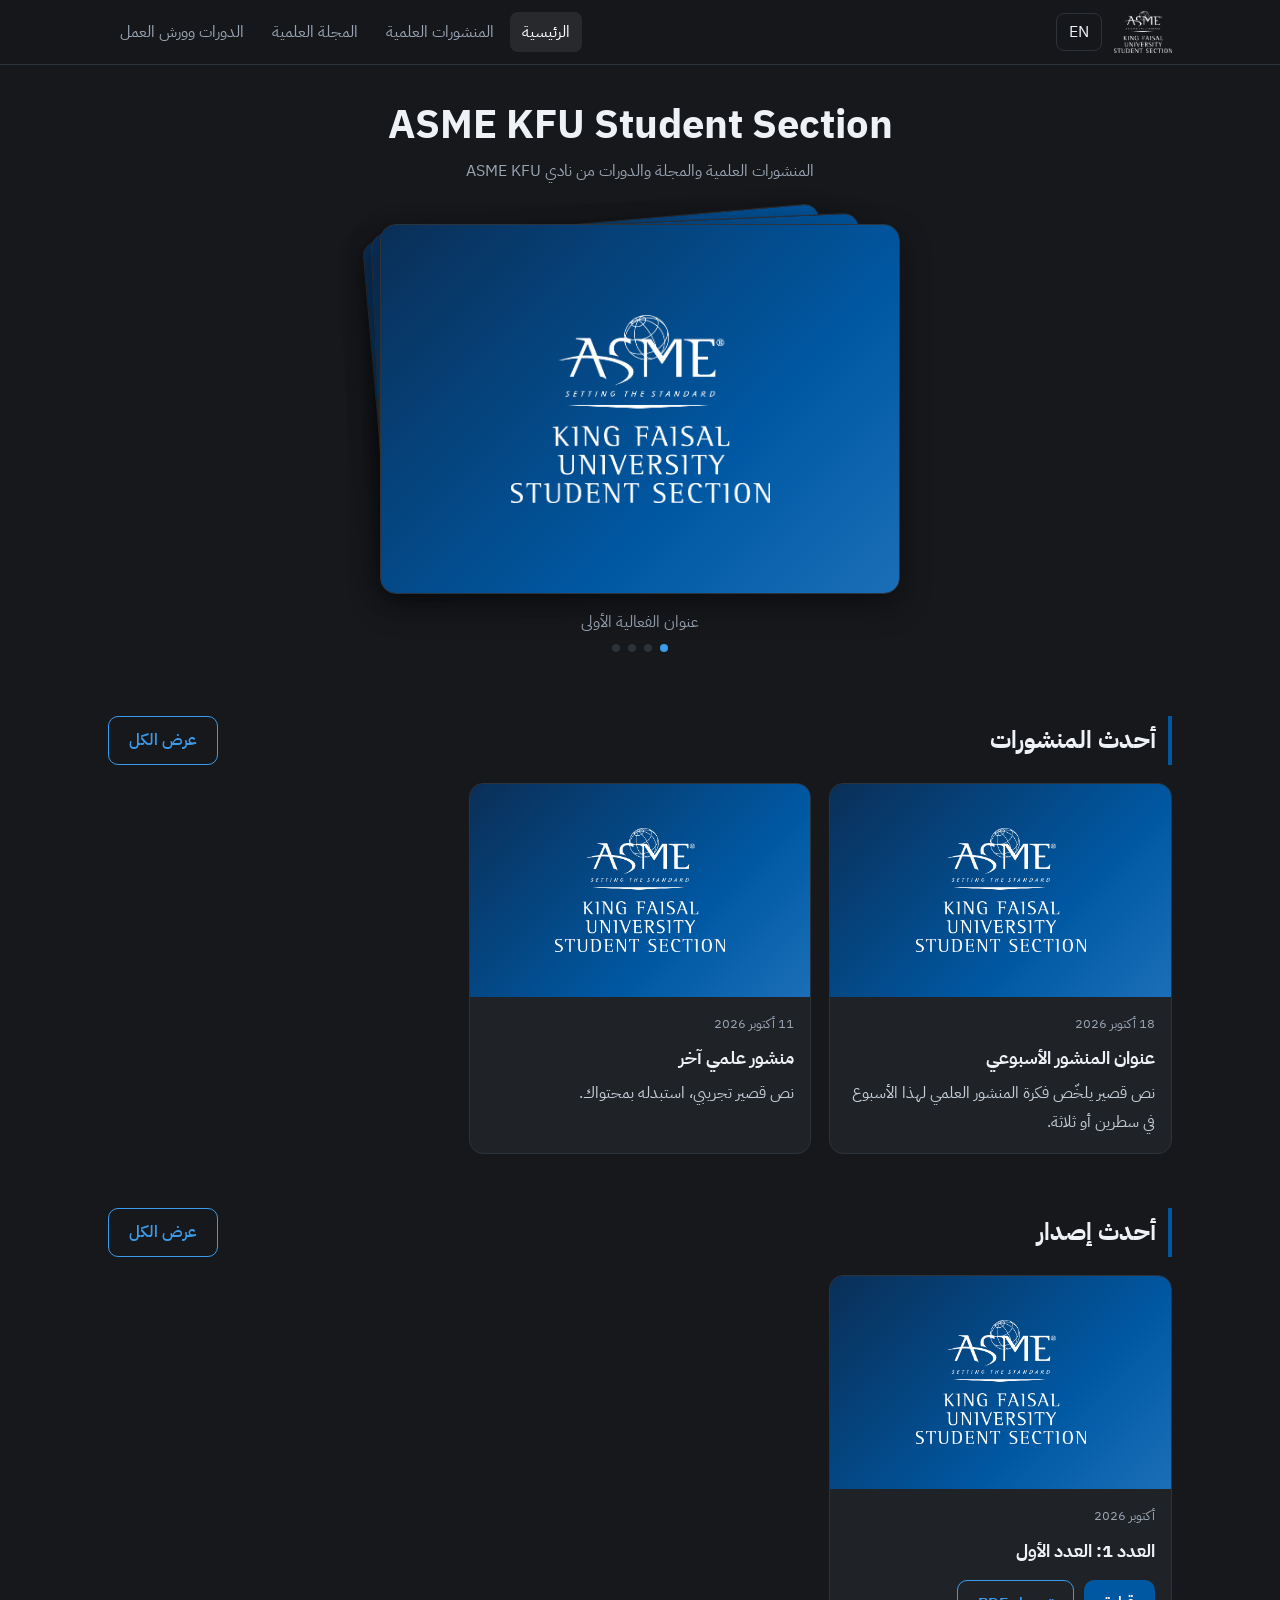
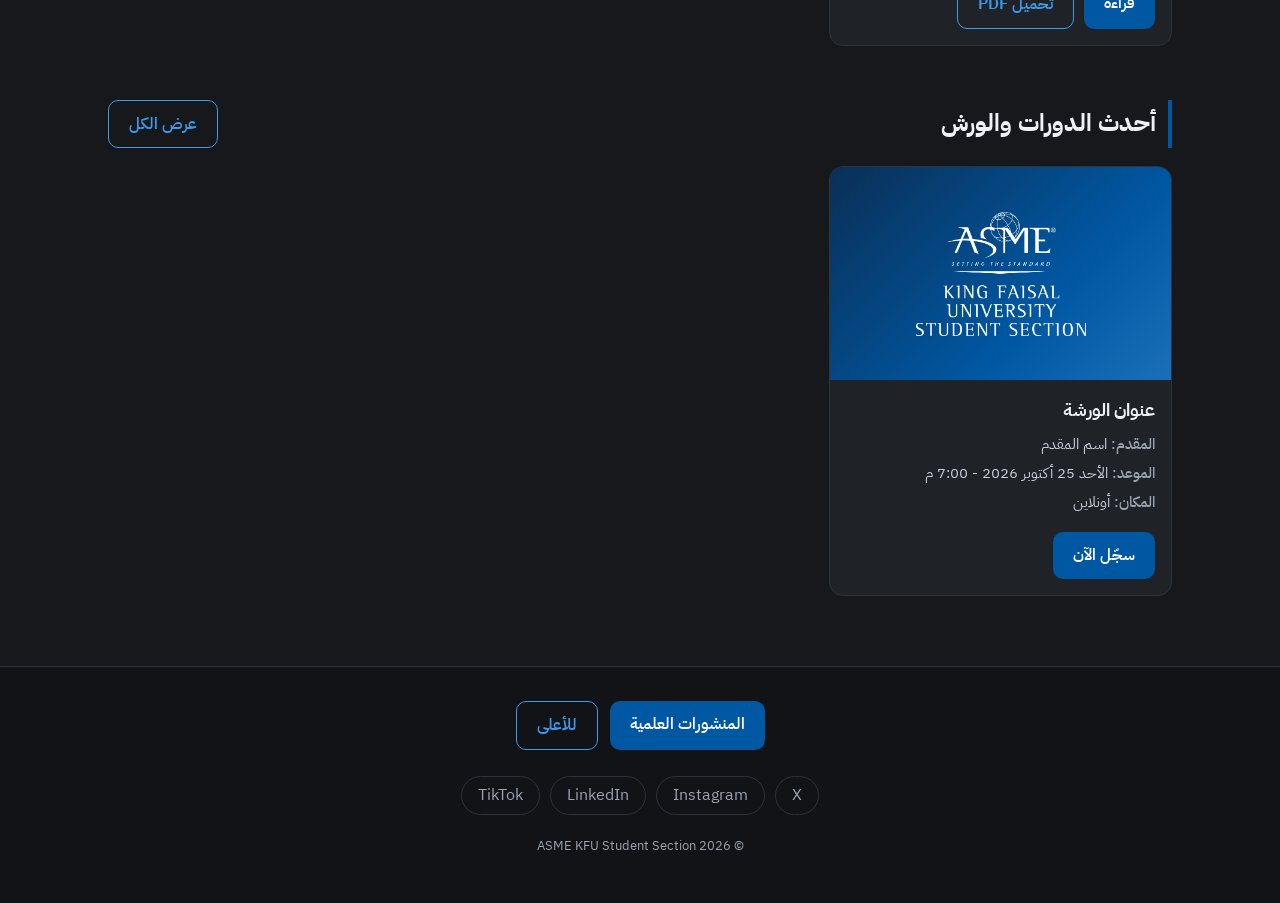
<file: index.html>
<!DOCTYPE html>
<html lang="ar" dir="rtl">
<head>
<meta charset="utf-8">
<meta name="viewport" content="width=device-width,initial-scale=1">
<title>الرئيسية | ASME KFU Student Section</title>
<meta name="description" content="ASME KFU Student Section - King Faisal University">
<meta property="og:title" content="ASME KFU Student Section">
<meta property="og:image" content="https://asmekfu.com/assets/logo-blue.png">
<meta name="theme-color" content="#16181c">
<link rel="icon" href="assets/logo-blue.png">
<link rel="stylesheet" href="css/style.css">
</head>
<body data-p="home">
<header></header>
<main class="w" id="m"></main>
<footer></footer>
<script src="js/data.js"></script>
<script src="js/main.js"></script>
</body>
</html>
</file>
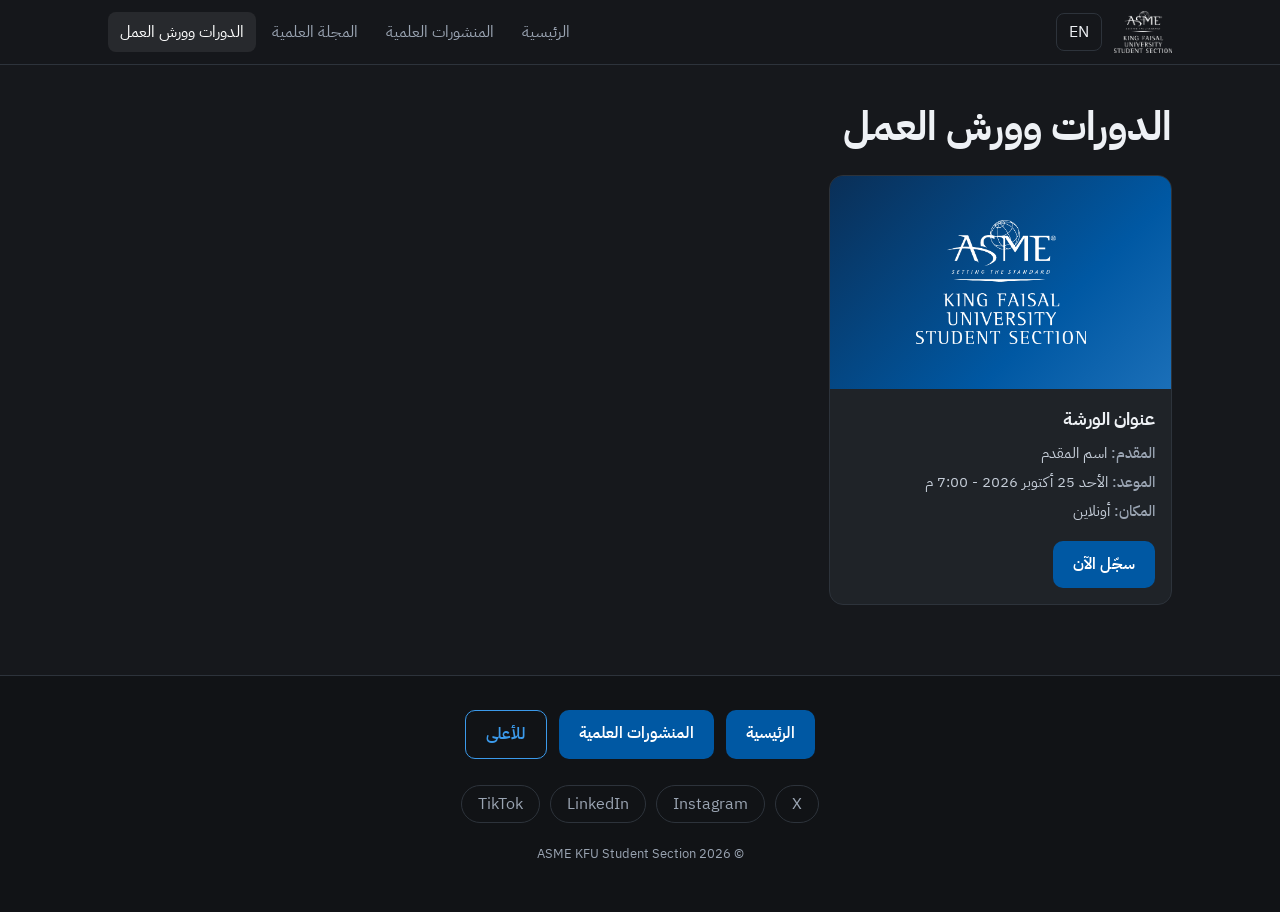
<file: courses.html>
<!DOCTYPE html>
<html lang="ar" dir="rtl">
<head>
<meta charset="utf-8">
<meta name="viewport" content="width=device-width,initial-scale=1">
<title>الدورات وورش العمل | ASME KFU Student Section</title>
<meta name="description" content="ASME KFU Student Section - King Faisal University">
<meta property="og:title" content="ASME KFU Student Section">
<meta property="og:image" content="https://asmekfu.com/assets/logo-blue.png">
<meta name="theme-color" content="#16181c">
<link rel="icon" href="assets/logo-blue.png">
<link rel="stylesheet" href="css/style.css">
</head>
<body data-p="courses">
<header></header>
<main class="w" id="m"></main>
<footer></footer>
<script src="js/data.js"></script>
<script src="js/main.js"></script>
</body>
</html>
</file>
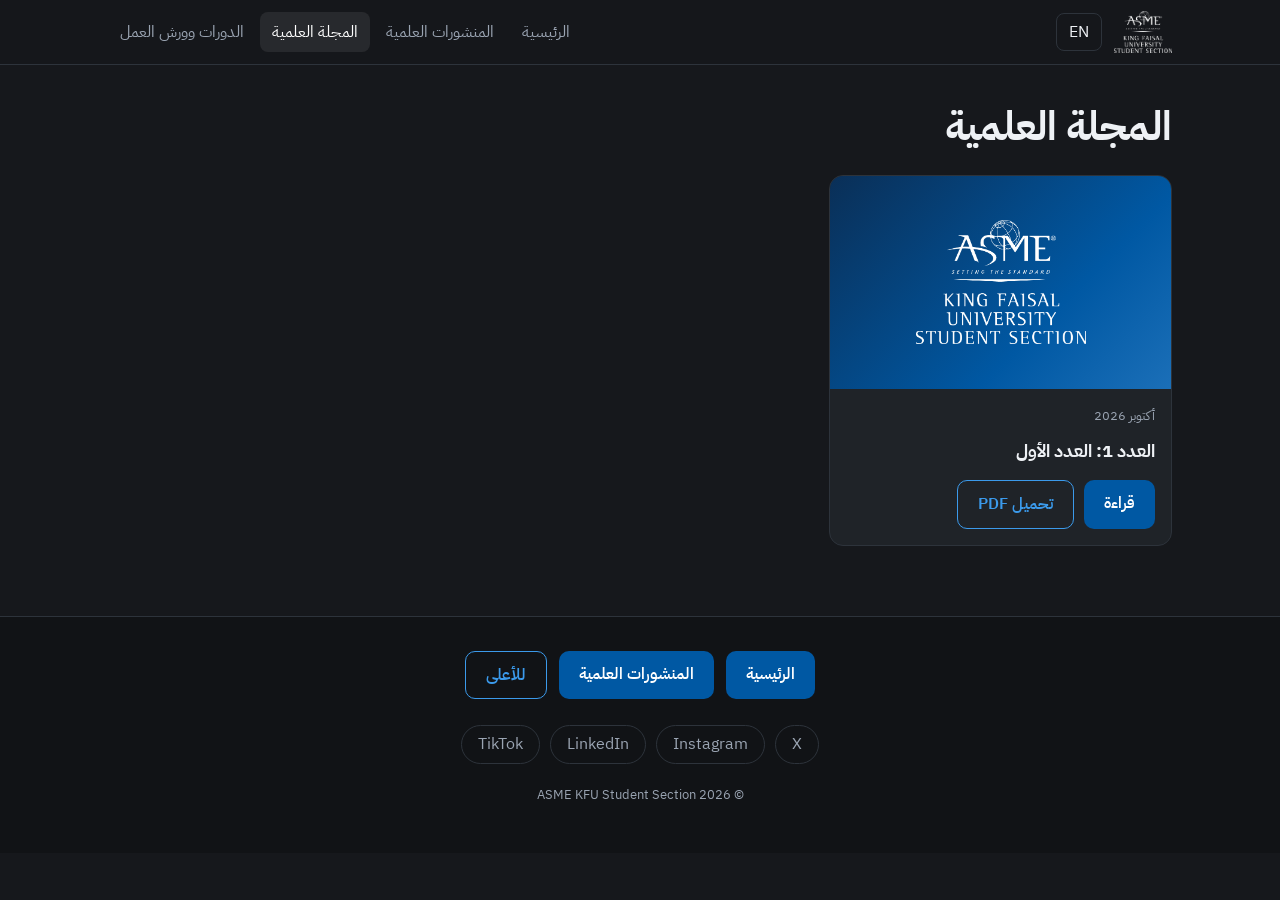
<file: magazine.html>
<!DOCTYPE html>
<html lang="ar" dir="rtl">
<head>
<meta charset="utf-8">
<meta name="viewport" content="width=device-width,initial-scale=1">
<title>المجلة العلمية | ASME KFU Student Section</title>
<meta name="description" content="ASME KFU Student Section - King Faisal University">
<meta property="og:title" content="ASME KFU Student Section">
<meta property="og:image" content="https://asmekfu.com/assets/logo-blue.png">
<meta name="theme-color" content="#16181c">
<link rel="icon" href="assets/logo-blue.png">
<link rel="stylesheet" href="css/style.css">
</head>
<body data-p="mag">
<header></header>
<main class="w" id="m"></main>
<footer></footer>
<script src="js/data.js"></script>
<script src="js/main.js"></script>
</body>
</html>
</file>
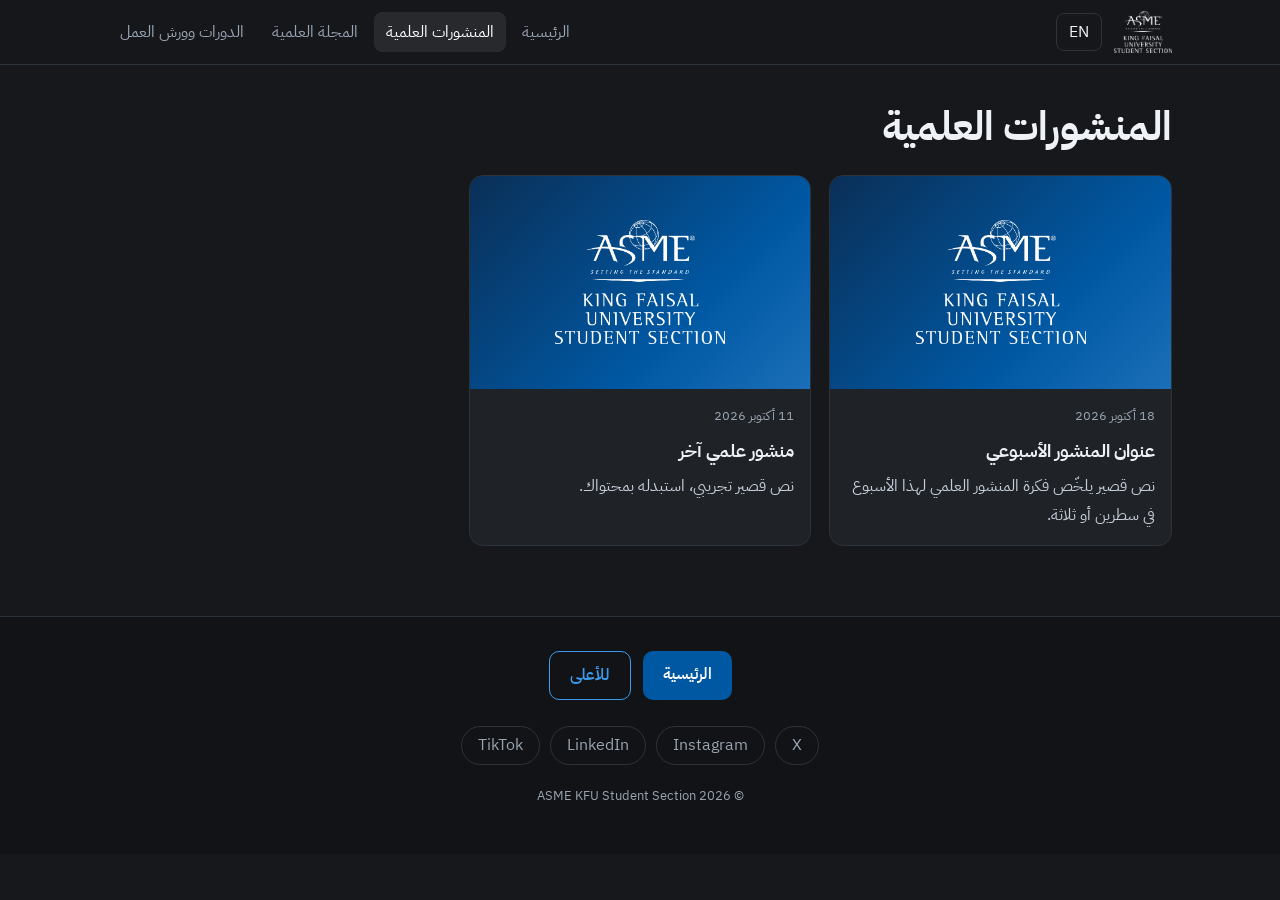
<file: posts.html>
<!DOCTYPE html>
<html lang="ar" dir="rtl">
<head>
<meta charset="utf-8">
<meta name="viewport" content="width=device-width,initial-scale=1">
<title>المنشورات العلمية | ASME KFU Student Section</title>
<meta name="description" content="ASME KFU Student Section - King Faisal University">
<meta property="og:title" content="ASME KFU Student Section">
<meta property="og:image" content="https://asmekfu.com/assets/logo-blue.png">
<meta name="theme-color" content="#16181c">
<link rel="icon" href="assets/logo-blue.png">
<link rel="stylesheet" href="css/style.css">
</head>
<body data-p="posts">
<header></header>
<main class="w" id="m"></main>
<footer></footer>
<script src="js/data.js"></script>
<script src="js/main.js"></script>
</body>
</html>
</file>
<file: css/style.css>
:root{--bg:#16181c;--card:#1f2328;--line:#2d333b;--blue:#0058A3;--blue2:#3b9aeb;--tx:#eef1f5;--mu:#9aa4b2}
*{box-sizing:border-box;margin:0}
html{scroll-behavior:smooth}
body{font-family:'IBM Plex Sans Arabic',system-ui,sans-serif;background:var(--bg);color:var(--tx);line-height:1.8;-webkit-text-size-adjust:100%}
a{color:inherit;text-decoration:none}
:focus-visible{outline:2px solid var(--blue2);outline-offset:2px}
.w{max-width:1100px;margin:auto;padding:0 18px}
header{position:sticky;top:0;z-index:50;background:#16181cee;backdrop-filter:blur(8px);border-bottom:1px solid var(--line)}
.hd{display:flex;align-items:center;gap:12px;min-height:64px}
.hd img{height:42px;display:block}
nav{margin-inline-start:auto;display:flex;gap:4px}
nav a{padding:6px 12px;border-radius:8px;color:var(--mu);white-space:nowrap}
nav a.on,nav a:hover{color:#fff;background:#ffffff14}
.lang{background:none;border:1px solid var(--line);color:var(--tx);border-radius:8px;padding:4px 12px;font:inherit;cursor:pointer}
.btn{display:inline-block;background:var(--blue);color:#fff;padding:9px 20px;border-radius:10px;font:inherit;font-weight:600;border:0;cursor:pointer;transition:background .2s}
.btn:hover{background:#0a6cc2}
.btn.o{background:none;border:1px solid var(--blue2);color:var(--blue2)}
.btn.o:hover{background:#3b9aeb1a}
h1{font-size:clamp(26px,5vw,40px);line-height:1.3;margin:36px 0 22px}
h2{font-size:24px}
h3{font-size:18px;line-height:1.5}
.hero{text-align:center;padding:34px 0 10px}
.hero h1{margin:0 0 6px}
.hero p{color:var(--mu)}
.stack{position:relative;width:min(80vw,520px);height:min(56vw,370px);margin:38px auto 14px;touch-action:pan-y}
.stack .c{position:absolute;inset:0;border-radius:16px;overflow:hidden;background:var(--card);border:1px solid var(--line);transition:transform .6s cubic-bezier(.3,.8,.3,1),opacity .6s;cursor:pointer;box-shadow:0 12px 30px #0006}
.stack img,.stack .ph{width:100%;height:100%;object-fit:cover;aspect-ratio:auto}
.cap{text-align:center;color:var(--mu);min-height:30px}
.dots{display:flex;gap:8px;justify-content:center;margin-top:6px}
.dots i{width:8px;height:8px;border-radius:50%;background:var(--line)}
.dots i.on{background:var(--blue2)}
.sec{margin-top:54px}
.sh{display:flex;align-items:center;justify-content:space-between;gap:12px;margin-bottom:18px;border-inline-start:4px solid var(--blue);padding-inline-start:12px}
.grid{display:grid;grid-template-columns:repeat(auto-fill,minmax(280px,1fr));gap:18px}
.card{background:var(--card);border:1px solid var(--line);border-radius:14px;overflow:hidden;display:flex;flex-direction:column}
.card>img,.ph{width:100%;aspect-ratio:16/10;object-fit:cover;display:block}
.ph{background:url(../assets/logo-white.png) center/50% no-repeat,linear-gradient(135deg,#0a2f57,#0058A3 65%,#1b6fb8)}
.card .b{padding:16px;display:flex;flex-direction:column;gap:8px;flex:1}
.card small{color:var(--mu)}
.card p{color:#c6ced9}
.acts{margin-top:auto;padding-top:8px;display:flex;gap:10px;flex-wrap:wrap}
.meta{display:grid;gap:2px;color:#c6ced9;font-size:15px}
.meta b{color:var(--mu);font-weight:500}
.empty{color:var(--mu);padding:30px 0}
footer{margin-top:70px;border-top:1px solid var(--line);padding:34px 0 44px;text-align:center;background:#111316}
.pager{display:flex;gap:12px;justify-content:center;margin-bottom:26px;flex-wrap:wrap}
.soc{display:flex;gap:10px;justify-content:center;flex-wrap:wrap;margin-bottom:16px}
.soc a{border:1px solid var(--line);padding:4px 16px;border-radius:99px;color:var(--mu)}
.soc a:hover{color:#fff;border-color:var(--blue2)}
footer small{color:var(--mu)}
@media(max-width:700px){.hd{flex-wrap:wrap;padding:8px 0}.lang{margin-inline-start:auto}nav{order:3;width:100%;overflow-x:auto;margin:0}}
@media(prefers-reduced-motion:reduce){.stack .c{transition:none}html{scroll-behavior:auto}}
</file>
